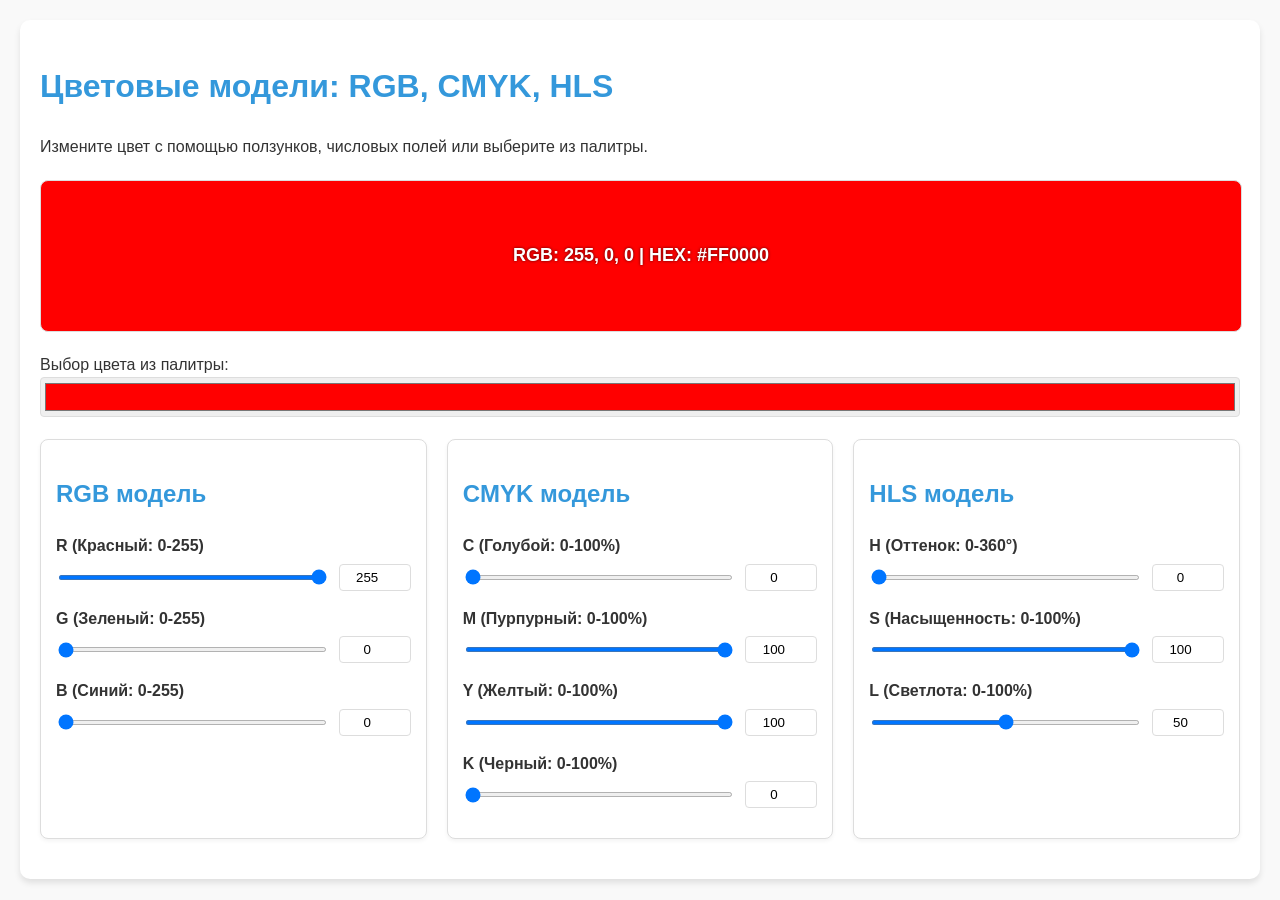
<file: lab1/index.html>
<!DOCTYPE html>
<html lang="ru">
<head>
    <meta charset="UTF-8">
    <meta name="viewport" content="width=device-width, initial-scale=1.0">
    <title>Цветовые модели - RGB, CMYK, HLS</title>
    <style>
        :root {
            --primary-color: #3498db;
            --warning-color: #e74c3c;
            --bg-color: #f9f9f9;
            --card-bg: #fff;
            --text-color: #333;
            --border-color: #ddd;
        }
        
        body {
            font-family: 'Segoe UI', Tahoma, Geneva, Verdana, sans-serif;
            margin: 0;
            padding: 20px;
            background-color: var(--bg-color);
            color: var(--text-color);
            line-height: 1.6;
        }
        
        .container {
            max-width: 1200px;
            margin: 0 auto;
            background-color: var(--card-bg);
            padding: 20px;
            border-radius: 10px;
            box-shadow: 0 4px 6px rgba(0, 0, 0, 0.1);
        }
        
        h1, h2, h3 {
            color: var(--primary-color);
        }
        
        .color-display {
            width: 100%;
            height: 150px;
            margin: 20px 0;
            border-radius: 8px;
            border: 1px solid var(--border-color);
            display: flex;
            justify-content: center;
            align-items: center;
            font-weight: bold;
            font-size: 18px;
            color: white;
            text-shadow: 0 0 3px rgba(0, 0, 0, 0.7);
            transition: background-color 0.3s;
        }
        
        .models-container {
            display: flex;
            flex-wrap: wrap;
            gap: 20px;
            margin-bottom: 20px;
        }
        
        .model-card {
            flex: 1;
            min-width: 300px;
            background-color: var(--card-bg);
            padding: 15px;
            border-radius: 8px;
            box-shadow: 0 2px 4px rgba(0, 0, 0, 0.05);
            border: 1px solid var(--border-color);
        }
        
        .component {
            margin-bottom: 15px;
        }
        
        .component label {
            display: block;
            margin-bottom: 5px;
            font-weight: bold;
        }
        
        .slider-container {
            display: flex;
            align-items: center;
            gap: 10px;
        }
        
        input[type="range"] {
            flex: 1;
            height: 5px;
            border-radius: 5px;
            background: #ddd;
            outline: none;
        }
        
        input[type="number"] {
            width: 60px;
            padding: 5px;
            border: 1px solid var(--border-color);
            border-radius: 4px;
            text-align: center;
        }
        
        .warning {
            color: var(--warning-color);
            font-size: 14px;
            margin-top: 5px;
            display: none;
        }
        
        .color-picker-container {
            margin: 20px 0;
        }
        
        input[type="color"] {
            width: 100%;
            height: 40px;
            border: 1px solid var(--border-color);
            border-radius: 4px;
            cursor: pointer;
        }
        
        @media (max-width: 768px) {
            .models-container {
                flex-direction: column;
            }
        }
    </style>
</head>
<body>
    <div class="container">
        <h1>Цветовые модели: RGB, CMYK, HLS</h1>
        <p>Измените цвет с помощью ползунков, числовых полей или выберите из палитры.</p>
        
        <div class="color-display" id="colorDisplay">Текущий цвет</div>
        
        <div class="color-picker-container">
            <label for="colorPicker">Выбор цвета из палитры:</label>
            <input type="color" id="colorPicker" value="#ff0000">
        </div>
        
        <div class="models-container">
            <!-- RGB Model -->
            <div class="model-card">
                <h2>RGB модель</h2>
                <div class="component">
                    <label for="rSlider">R (Красный: 0-255)</label>
                    <div class="slider-container">
                        <input type="range" id="rSlider" min="0" max="255" value="255">
                        <input type="number" id="rInput" min="0" max="255" value="255">
                    </div>
                </div>
                <div class="component">
                    <label for="gSlider">G (Зеленый: 0-255)</label>
                    <div class="slider-container">
                        <input type="range" id="gSlider" min="0" max="255" value="0">
                        <input type="number" id="gInput" min="0" max="255" value="0">
                    </div>
                </div>
                <div class="component">
                    <label for="bSlider">B (Синий: 0-255)</label>
                    <div class="slider-container">
                        <input type="range" id="bSlider" min="0" max="255" value="0">
                        <input type="number" id="bInput" min="0" max="255" value="0">
                    </div>
                </div>
                <div class="warning" id="rgbWarning"></div>
            </div>
            
            <!-- CMYK Model -->
            <div class="model-card">
                <h2>CMYK модель</h2>
                <div class="component">
                    <label for="cSlider">C (Голубой: 0-100%)</label>
                    <div class="slider-container">
                        <input type="range" id="cSlider" min="0" max="100" value="0">
                        <input type="number" id="cInput" min="0" max="100" value="0">
                    </div>
                </div>
                <div class="component">
                    <label for="mSlider">M (Пурпурный: 0-100%)</label>
                    <div class="slider-container">
                        <input type="range" id="mSlider" min="0" max="100" value="100">
                        <input type="number" id="mInput" min="0" max="100" value="100">
                    </div>
                </div>
                <div class="component">
                    <label for="ySlider">Y (Желтый: 0-100%)</label>
                    <div class="slider-container">
                        <input type="range" id="ySlider" min="0" max="100" value="100">
                        <input type="number" id="yInput" min="0" max="100" value="100">
                    </div>
                </div>
                <div class="component">
                    <label for="kSlider">K (Черный: 0-100%)</label>
                    <div class="slider-container">
                        <input type="range" id="kSlider" min="0" max="100" value="0">
                        <input type="number" id="kInput" min="0" max="100" value="0">
                    </div>
                </div>
                <div class="warning" id="cmykWarning"></div>
            </div>
            
            
            <!-- HLS Model (HSL naming in code) -->
            <div class="model-card">
                <h2>HLS модель</h2>
                <div class="component">
                    <label for="hhSlider">H (Оттенок: 0-360°)</label>
                    <div class="slider-container">
                        <input type="range" id="hhSlider" min="0" max="360" value="0">
                        <input type="number" id="hhInput" min="0" max="360" value="0">
                    </div>
                </div>
                <div class="component">
                    <label for="hsSlider">S (Насыщенность: 0-100%)</label>
                    <div class="slider-container">
                        <input type="range" id="hsSlider" min="0" max="100" value="100">
                        <input type="number" id="hsInput" min="0" max="100" value="100">
                    </div>
                </div>
                <div class="component">
                    <label for="hlSlider">L (Светлота: 0-100%)</label>
                    <div class="slider-container">
                        <input type="range" id="hlSlider" min="0" max="100" value="50">
                        <input type="number" id="hlInput" min="0" max="100" value="50">
                    </div>
                </div>
                <div class="warning" id="hslWarning"></div>
            </div>
        </div>
    </div>

    <script>
        // Получаем элементы DOM
        const colorDisplay = document.getElementById('colorDisplay');
        const colorPicker = document.getElementById('colorPicker');
        
        // RGB элементы
        const rSlider = document.getElementById('rSlider');
        const gSlider = document.getElementById('gSlider');
        const bSlider = document.getElementById('bSlider');
        const rInput = document.getElementById('rInput');
        const gInput = document.getElementById('gInput');
        const bInput = document.getElementById('bInput');
        const rgbWarning = document.getElementById('rgbWarning');
        
        // CMYK элементы
        const cSlider = document.getElementById('cSlider');
        const mSlider = document.getElementById('mSlider');
        const ySlider = document.getElementById('ySlider');
        const kSlider = document.getElementById('kSlider');
        const cInput = document.getElementById('cInput');
        const mInput = document.getElementById('mInput');
        const yInput = document.getElementById('yInput');
        const kInput = document.getElementById('kInput');
        const cmykWarning = document.getElementById('cmykWarning');
        
        // HSL элементы
        const hhSlider = document.getElementById('hhSlider');
        const hsSlider = document.getElementById('hsSlider');
        const hlSlider = document.getElementById('hlSlider');
        const hhInput = document.getElementById('hhInput');
        const hsInput = document.getElementById('hsInput');
        const hlInput = document.getElementById('hlInput');
        const hslWarning = document.getElementById('hslWarning');
        
        // Текущий цвет в RGB (по умолчанию красный)
        let currentColor = { r: 255, g: 0, b: 0 };
        
        // Флаги для предотвращения рекурсивных обновлений
        let updating = false;
        
        // Инициализация приложения
        function init() {
            updateColorDisplay();
            setupEventListeners();
            updateAllModelsFromRGB();
        }
        
        // Настройка обработчиков событий
        function setupEventListeners() {
            // RGB слушатели
            rSlider.addEventListener('input', () => updateFromRGB('slider'));
            gSlider.addEventListener('input', () => updateFromRGB('slider'));
            bSlider.addEventListener('input', () => updateFromRGB('slider'));
            rInput.addEventListener('input', () => updateFromRGB('input'));
            gInput.addEventListener('input', () => updateFromRGB('input'));
            bInput.addEventListener('input', () => updateFromRGB('input'));
            
            // CMYK слушатели
            cSlider.addEventListener('input', () => updateFromCMYK('slider'));
            mSlider.addEventListener('input', () => updateFromCMYK('slider'));
            ySlider.addEventListener('input', () => updateFromCMYK('slider'));
            kSlider.addEventListener('input', () => updateFromCMYK('slider'));
            cInput.addEventListener('input', () => updateFromCMYK('input'));
            mInput.addEventListener('input', () => updateFromCMYK('input'));
            yInput.addEventListener('input', () => updateFromCMYK('input'));
            kInput.addEventListener('input', () => updateFromCMYK('input'));
            
            // HSL слушатели
            hhSlider.addEventListener('input', () => updateFromHSL('slider'));
            hsSlider.addEventListener('input', () => updateFromHSL('slider'));
            hlSlider.addEventListener('input', () => updateFromHSL('slider'));
            hhInput.addEventListener('input', () => updateFromHSL('input'));
            hsInput.addEventListener('input', () => updateFromHSL('input'));
            hlInput.addEventListener('input', () => updateFromHSL('input'));
            
            // Слушатель выбора цвета
            colorPicker.addEventListener('input', updateFromColorPicker);
        }
        
        // Обновление из RGB модели
        function updateFromRGB(source) {
            if (updating) return;
            updating = true;
            
            // Получаем значения из полей ввода
            let r = parseInt(rInput.value);
            let g = parseInt(gInput.value);
            let b = parseInt(bInput.value);
            
            // Проверяем границы
            r = clamp(r, 0, 255);
            g = clamp(g, 0, 255);
            b = clamp(b, 0, 255);
            
            // Обновляем слайдеры, если источник - поле ввода
            if (source === 'input') {
                rSlider.value = r;
                gSlider.value = g;
                bSlider.value = b;
            } else {
                // Иначе обновляем поля ввода из слайдеров
                r = parseInt(rSlider.value);
                g = parseInt(gSlider.value);
                b = parseInt(bSlider.value);
                
                rInput.value = r;
                gInput.value = g;
                bInput.value = b;
            }
            
            // Обновляем текущий цвет
            currentColor = { r, g, b };
            
            // Обновляем другие модели
            updateAllModelsFromRGB();
            
            updating = false;
        }
        
        // Обновление из CMYK модели
        function updateFromCMYK(source) {
            if (updating) return;
            updating = true;
            
            // Получаем значения
            let c = parseFloat(cInput.value);
            let m = parseFloat(mInput.value);
            let y = parseFloat(yInput.value);
            let k = parseFloat(kInput.value);
            
            // Проверяем границы
            c = clamp(c, 0, 100);
            m = clamp(m, 0, 100);
            y = clamp(y, 0, 100);
            k = clamp(k, 0, 100);
            
            // Синхронизируем элементы ввода
            if (source === 'input') {
                cSlider.value = c;
                mSlider.value = m;
                ySlider.value = y;
                kSlider.value = k;
            } else {
                c = parseFloat(cSlider.value);
                m = parseFloat(mSlider.value);
                y = parseFloat(ySlider.value);
                k = parseFloat(kSlider.value);
                
                cInput.value = c;
                mInput.value = m;
                yInput.value = y;
                kInput.value = k;
            }
            
            // Преобразуем CMYK в RGB
            const rgb = cmykToRgb(c, m, y, k);
            
            // Обновляем текущий цвет
            currentColor = rgb;
            
            // Обновляем все модели
            updateAllModelsFromRGB();
            
            updating = false;
        }
        
        // Обновление из HSL модели
        function updateFromHSL(source) {
            if (updating) return;
            updating = true;
            
            let h = parseFloat(hhInput.value);
            let s = parseFloat(hsInput.value);
            let l = parseFloat(hlInput.value);
            
            h = clamp(h, 0, 360);
            s = clamp(s, 0, 100);
            l = clamp(l, 0, 100);
            
            if (source === 'input') {
                hhSlider.value = h;
                hsSlider.value = s;
                hlSlider.value = l;
            } else {
                h = parseFloat(hhSlider.value);
                s = parseFloat(hsSlider.value);
                l = parseFloat(hlSlider.value);
                
                hhInput.value = h;
                hsInput.value = s;
                hlInput.value = l;
            }
            
            const rgb = hslToRgb(h, s, l);
            currentColor = rgb;
            updateAllModelsFromRGB();
            
            updating = false;
        }
        
        // Обновление из палитры выбора цвета
        function updateFromColorPicker() {
            if (updating) return;
            updating = true;
            
            // Получаем hex значение и преобразуем в RGB
            const hex = colorPicker.value;
            const rgb = hexToRgb(hex);
            
            // Обновляем текущий цвет
            currentColor = rgb;
            
            // Обновляем все модели
            updateAllModelsFromRGB();
            
            updating = false;
        }
        
        // Обновление всех моделей на основе текущего RGB цвета
        function updateAllModelsFromRGB() {
            // Обновляем RGB элементы
            rSlider.value = currentColor.r;
            gSlider.value = currentColor.g;
            bSlider.value = currentColor.b;
            rInput.value = currentColor.r;
            gInput.value = currentColor.g;
            bInput.value = currentColor.b;
            
            // Обновляем CMYK
            const cmyk = rgbToCmyk(currentColor.r, currentColor.g, currentColor.b);
            cSlider.value = cmyk.c;
            mSlider.value = cmyk.m;
            ySlider.value = cmyk.y;
            kSlider.value = cmyk.k;
            cInput.value = cmyk.c;
            mInput.value = cmyk.m;
            yInput.value = cmyk.y;
            kInput.value = cmyk.k;
            
            // Обновляем HSL
            const hsl = rgbToHsl(currentColor.r, currentColor.g, currentColor.b);
            hhSlider.value = hsl.h;
            hsSlider.value = hsl.s;
            hlSlider.value = hsl.l;
            hhInput.value = hsl.h;
            hsInput.value = hsl.s;
            hlInput.value = hsl.l;
            
            // Обновляем цвет палитры
            const hex = rgbToHex(currentColor.r, currentColor.g, currentColor.b);
            colorPicker.value = hex;
            
            // Обновляем отображение цвета
            updateColorDisplay();
        }
        
        // Обновление отображения цвета
        function updateColorDisplay() {
            const hex = rgbToHex(currentColor.r, currentColor.g, currentColor.b);
            colorDisplay.style.backgroundColor = hex;
            
            // Определяем, использовать ли темный или светлый текст для контраста
            const brightness = (currentColor.r * 299 + currentColor.g * 587 + currentColor.b * 114) / 1000;
            colorDisplay.style.color = brightness > 128 ? 'black' : 'white';
            
            colorDisplay.textContent = `RGB: ${currentColor.r}, ${currentColor.g}, ${currentColor.b} | HEX: ${hex}`;
        }
        
        // Преобразование RGB в CMYK
        function rgbToCmyk(r, g, b) {
            r = r / 255;
            g = g / 255;
            b = b / 255;
            
            const k = 1 - Math.max(r, g, b);
            
            if (k === 1) {
                return { c: 0, m: 0, y: 0, k: 100 };
            }
            
            const c = (1 - r - k) / (1 - k);
            const m = (1 - g - k) / (1 - k);
            const y = (1 - b - k) / (1 - k);
            
            return {
                c: Math.round(c * 100),
                m: Math.round(m * 100),
                y: Math.round(y * 100),
                k: Math.round(k * 100)
            };
        }
        
        // Преобразование CMYK в RGB
        function cmykToRgb(c, m, y, k) {
            c = c / 100;
            m = m / 100;
            y = y / 100;
            k = k / 100;
            
            const r = 255 * (1 - c) * (1 - k);
            const g = 255 * (1 - m) * (1 - k);
            const b = 255 * (1 - y) * (1 - k);
            
            return {
                r: Math.round(r),
                g: Math.round(g),
                b: Math.round(b)
            };
        }
        
        
        // Преобразование RGB в HEX
        function rgbToHex(r, g, b) {
            return '#' + 
                ((1 << 24) + (r << 16) + (g << 8) + b)
                .toString(16)
                .slice(1)
                .toUpperCase();
        }
        
        // Преобразование RGB в HSL
        function rgbToHsl(r, g, b) {
            r = r / 255;
            g = g / 255;
            b = b / 255;
            const max = Math.max(r, g, b);
            const min = Math.min(r, g, b);
            let h = 0, s = 0;
            const l = (max + min) / 2;
            const d = max - min;
            if (d !== 0) {
                s = l > 0.5 ? d / (2 - max - min) : d / (max + min);
                switch (max) {
                    case r: h = (g - b) / d + (g < b ? 6 : 0); break;
                    case g: h = (b - r) / d + 2; break;
                    case b: h = (r - g) / d + 4; break;
                }
                h /= 6;
            }
            return {
                h: Math.round(h * 360),
                s: Math.round(s * 100),
                l: Math.round(l * 100)
            };
        }
        
        // Преобразование HSL в RGB
        function hslToRgb(h, s, l) {
            h = h / 360;
            s = s / 100;
            l = l / 100;
            let r, g, b;
            if (s === 0) {
                r = g = b = l; // achromatic
            } else {
                const q = l < 0.5 ? l * (1 + s) : l + s - l * s;
                const p = 2 * l - q;
                const hue2rgb = (p, q, t) => {
                    if (t < 0) t += 1;
                    if (t > 1) t -= 1;
                    if (t < 1/6) return p + (q - p) * 6 * t;
                    if (t < 1/2) return q;
                    if (t < 2/3) return p + (q - p) * (2/3 - t) * 6;
                    return p;
                };
                r = hue2rgb(p, q, h + 1/3);
                g = hue2rgb(p, q, h);
                b = hue2rgb(p, q, h - 1/3);
            }
            return {
                r: Math.round(r * 255),
                g: Math.round(g * 255),
                b: Math.round(b * 255)
            };
        }
        
        // Преобразование HEX в RGB
        function hexToRgb(hex) {
            const result = /^#?([a-f\d]{2})([a-f\d]{2})([a-f\d]{2})$/i.exec(hex);
            return result ? {
                r: parseInt(result[1], 16),
                g: parseInt(result[2], 16),
                b: parseInt(result[3], 16)
            } : { r: 0, g: 0, b: 0 };
        }
        
        // Ограничение значения в заданных пределах
        function clamp(value, min, max) {
            return Math.min(Math.max(value, min), max);
        }
        
        // Инициализация при загрузке
        window.addEventListener('load', init);
    </script>
</body>
</html>
</file>
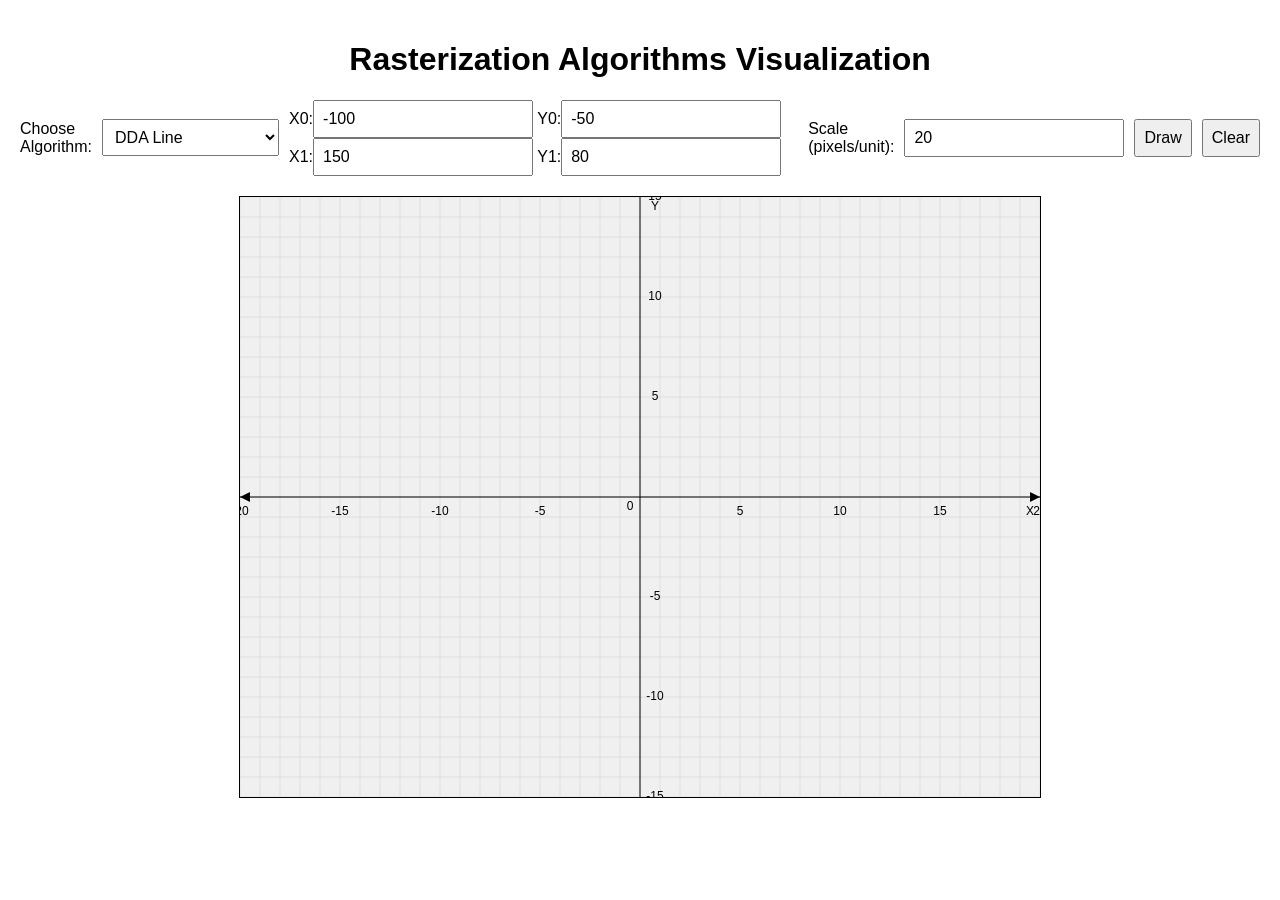
<file: lab4/index.html>
<!DOCTYPE html>
<html lang="en">
<head>
    <meta charset="UTF-8">
    <meta name="viewport" content="width=device-width, initial-scale=1.0">
    <title>Rasterization Algorithms</title>
    <link rel="stylesheet" href="style.css">
</head>
<body>
    <h1>Rasterization Algorithms Visualization</h1>
    <div class="controls">
        <label for="algorithmSelect">Choose Algorithm:</label>
        <select id="algorithmSelect">
            <option value="dda">DDA Line</option>
            <option value="bresenhamLine">Bresenham's Line</option>
            <option value="bresenhamCircle">Bresenham's Circle</option>
            <option value="stepByStepLine">Step-by-Step Line</option>
        </select>

        <div id="lineInputs">
            <label for="x0">X0:</label><input type="number" id="x0" value="-100">
            <label for="y0">Y0:</label><input type="number" id="y0" value="-50">
            <label for="x1">X1:</label><input type="number" id="x1" value="150">
            <label for="y1">Y1:</label><input type="number" id="y1" value="80">
        </div>

        <div id="circleInputs" style="display: none;">
            <label for="xc">Xc:</label><input type="number" id="xc" value="0">
            <label for="yc">Yc:</label><input type="number" id="yc" value="0">
            <label for="r">Radius:</label><input type="number" id="r" value="70">
        </div>

        <label for="scale">Scale (pixels/unit):</label>
        <input type="number" id="scale" value="20" min="1">

        <button id="drawButton">Draw</button>
        <button id="clearButton">Clear</button>
    </div>
    <div id="performanceResults"></div>
    <canvas id="rasterCanvas"></canvas>
    <script src="script.js"></script>
</body>
</html>
</file>
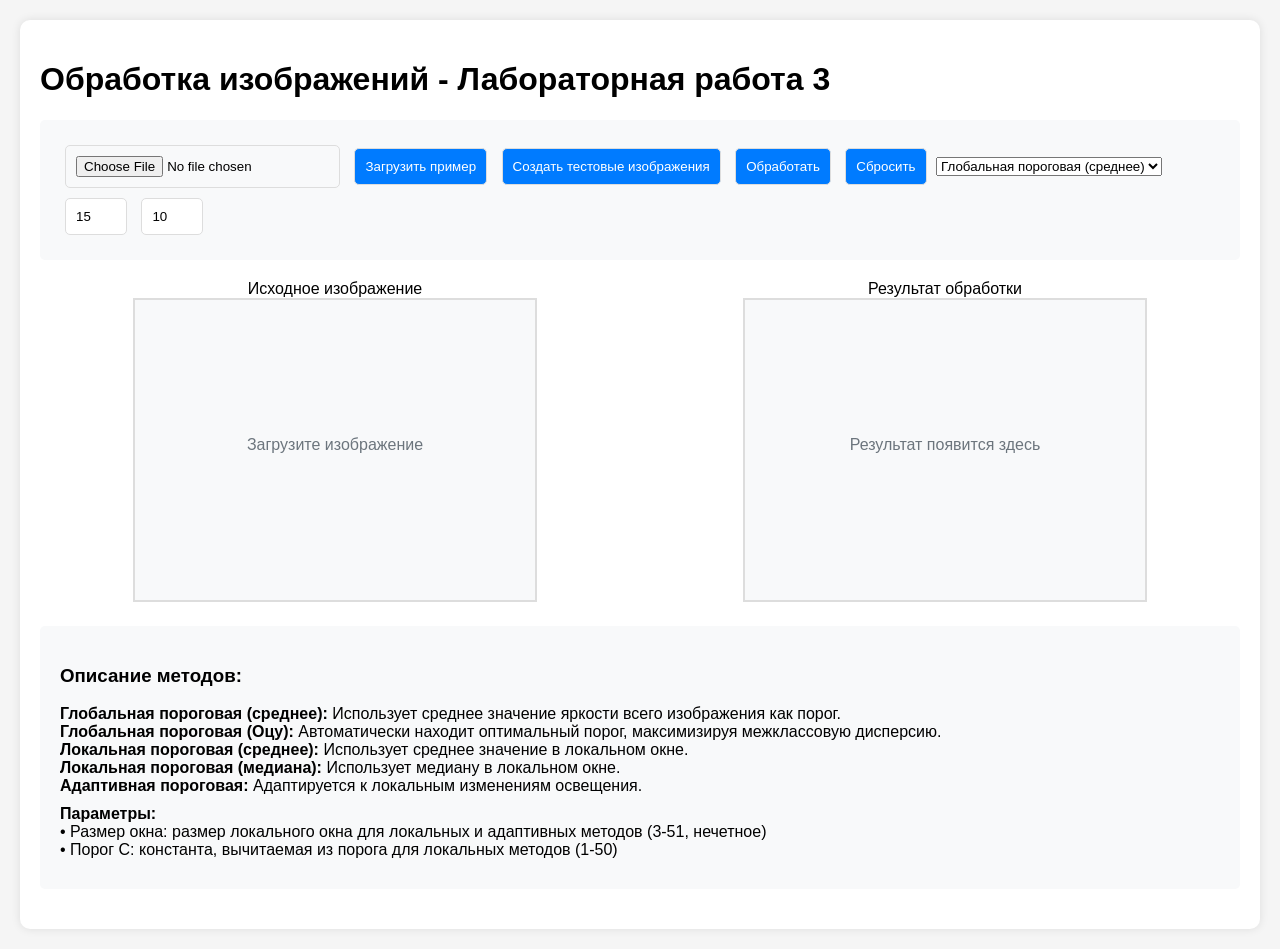
<file: lab_3/index.html>
<!DOCTYPE html>
<html lang="ru">
<head>
    <meta charset="UTF-8">
    <meta name="viewport" content="width=device-width, initial-scale=1.0">
    <title>Обработка изображений</title>
    <style>
        body {
            font-family: Arial, sans-serif;
            margin: 20px;
            background: #f5f5f5;
        }
        .container {
            max-width: 1200px;
            margin: 0 auto;
            background: white;
            padding: 20px;
            border-radius: 10px;
            box-shadow: 0 0 10px rgba(0,0,0,0.1);
        }
        .controls {
            margin: 20px 0;
            padding: 20px;
            background: #f8f9fa;
            border-radius: 5px;
        }
        button, input {
            padding: 10px;
            margin: 5px;
            border: 1px solid #ddd;
            border-radius: 5px;
        }
        button {
            background: #007bff;
            color: white;
            cursor: pointer;
        }
        button:hover {
            background: #0056b3;
        }
        .image-area {
            display: flex;
            gap: 20px;
            margin-top: 20px;
        }
        .image-container {
            flex: 1;
            text-align: center;
        }
        canvas {
            border: 2px solid #ddd;
            background: #f8f9fa;
            max-width: 100%;
        }
    </style>
</head>
<body>
    <div class="container">
        <h1>Обработка изображений - Лабораторная работа 3</h1>
        
        <div class="controls">
            <input type="file" id="imageUpload" accept="image/*">
            <button id="loadSample">Загрузить пример</button>
            <button id="additionalSamples">Создать тестовые изображения</button>
            <button id="processBtn">Обработать</button>
            <button id="resetBtn">Сбросить</button>
            
            <select id="methodSelect">
                <option value="globalMean">Глобальная пороговая (среднее)</option>
                <option value="globalOtsu">Глобальная пороговая (Оцу)</option>
                <option value="localMean">Локальная пороговая (среднее)</option>
                <option value="localMedian">Локальная пороговая (медиана)</option>
                <option value="adaptive">Адаптивная пороговая</option>
            </select>
            
            <input type="number" id="windowSize" value="15" min="3" max="51" step="2" placeholder="Размер окна">
            <input type="number" id="thresholdC" value="10" min="1" max="50" placeholder="Порог C">
        </div>

        <div class="image-area">
            <div class="image-container">
                <div>Исходное изображение</div>
                <canvas id="originalCanvas" width="400" height="300"></canvas>
                <div id="originalStats"></div>
            </div>
            <div class="image-container">
                <div>Результат обработки</div>
                <canvas id="resultCanvas" width="400" height="300"></canvas>
                <div id="resultStats"></div>
            </div>
        </div>
        
        <div class="controls">
            <h3>Описание методов:</h3>
            <div style="margin: 10px 0;">
                <strong>Глобальная пороговая (среднее):</strong> Использует среднее значение яркости всего изображения как порог.<br>
                <strong>Глобальная пороговая (Оцу):</strong> Автоматически находит оптимальный порог, максимизируя межклассовую дисперсию.<br>
                <strong>Локальная пороговая (среднее):</strong> Использует среднее значение в локальном окне.<br>
                <strong>Локальная пороговая (медиана):</strong> Использует медиану в локальном окне.<br>
                <strong>Адаптивная пороговая:</strong> Адаптируется к локальным изменениям освещения.<br>
            </div>
            <div style="margin: 10px 0;">
                <strong>Параметры:</strong><br>
                • Размер окна: размер локального окна для локальных и адаптивных методов (3-51, нечетное)<br>
                • Порог C: константа, вычитаемая из порога для локальных методов (1-50)
            </div>
        </div>
    </div>

    <script src="image-preprocessing.js"></script>
</body>
</html>
</file>
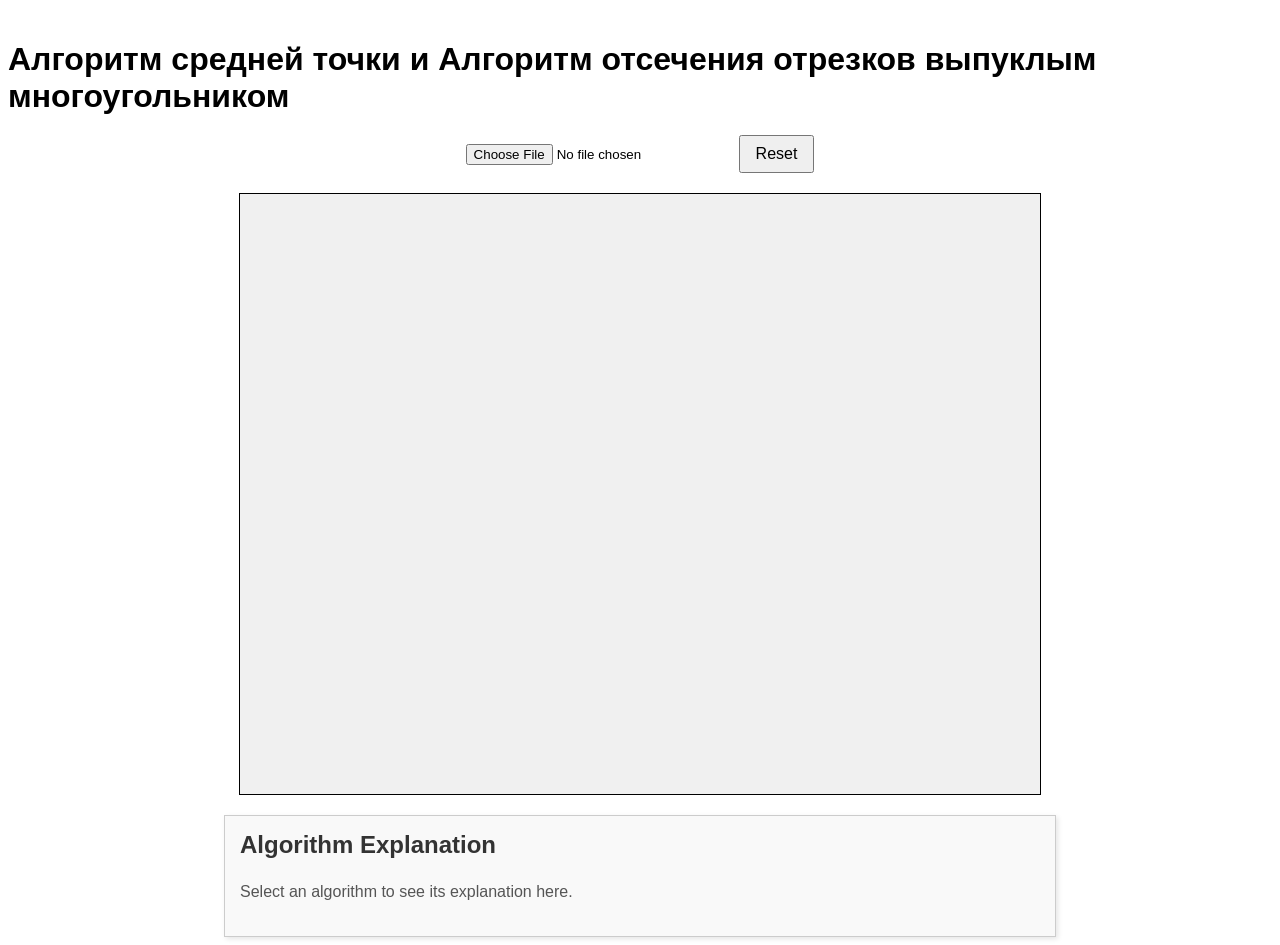
<file: lab_5/index.html>
<!DOCTYPE html>
<html lang="en">
<head>
    <meta charset="UTF-8">
    <meta name="viewport" content="width=device-width, initial-scale=1.0">
    <title>Line and Polygon Clipping Algorithms</title>
    <link rel="stylesheet" href="style.css">
</head>
<body>
    <h1>Алгоритм средней точки и Алгоритм отсечения отрезков выпуклым многоугольником</h1>
    <div class="top-controls">
        <input type="file" id="fileInput" accept=".txt">
        <button id="resetButton">Reset</button>
    </div>
    <canvas id="clippingCanvas" width="800" height="600" style="border:1px solid #000000;"></canvas>
    <div id="explanation" class="explanation-box">
        <h2>Algorithm Explanation</h2>
        <p>Select an algorithm to see its explanation here.</p>
    </div>
    <script src="script.js"></script>
</body>
</html>
</file>
<file: lab4/style.css>
body {
    font-family: Arial, sans-serif;
    display: flex;
    flex-direction: column;
    align-items: center;
    margin: 20px;
}

canvas {
    border: 1px solid black;
    background-color: #f0f0f0;
}

.controls {
    margin-bottom: 20px;
    display: flex;
    gap: 10px;
    align-items: center;
}

.controls input, .controls select, .controls button {
    padding: 8px;
    font-size: 16px;
}
</file>
<file: lab_5/style.css>
body {
    font-family: Arial, sans-serif;
    display: flex;
    flex-direction: column;
    align-items: center;
    margin-top: 20px;
}

.top-controls {
    display: flex;
    justify-content: center;
    align-items: center;
    margin-bottom: 20px;
}

.top-controls input[type="file"] {
    margin-right: 10px;
}

h1 {
    margin-bottom: 20px;
}

canvas {
    background-color: #f0f0f0;
}

#resetButton {
    margin-left: 10px;
    padding: 8px 15px;
    font-size: 1em;
    cursor: pointer;
}

.explanation-box {
    width: 800px;
    margin-top: 20px;
    padding: 15px;
    border: 1px solid #ccc;
    background-color: #f9f9f9;
    text-align: left;
    box-shadow: 2px 2px 5px rgba(0,0,0,0.1);
}

.explanation-box h2 {
    margin-top: 0;
    color: #333;
}

.explanation-box p {
    line-height: 1.6;
    color: #555;
}
</file>
